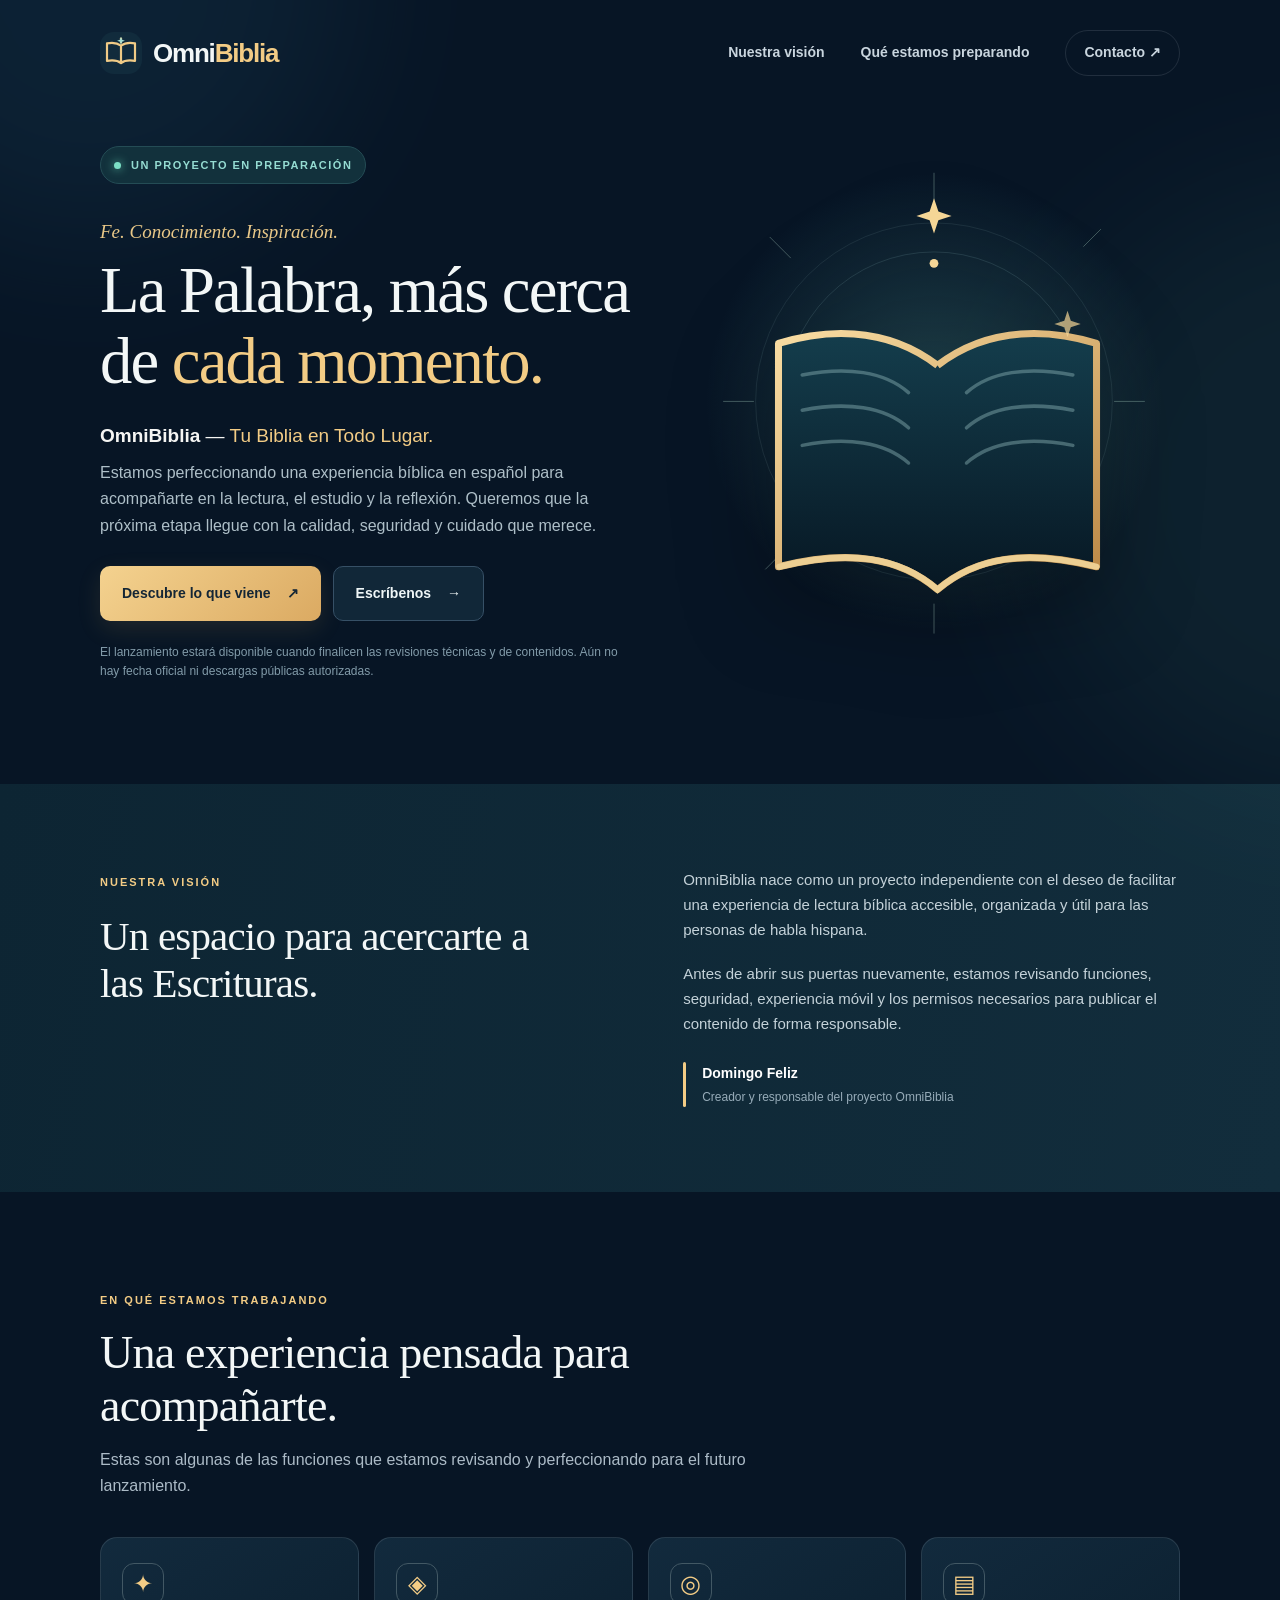
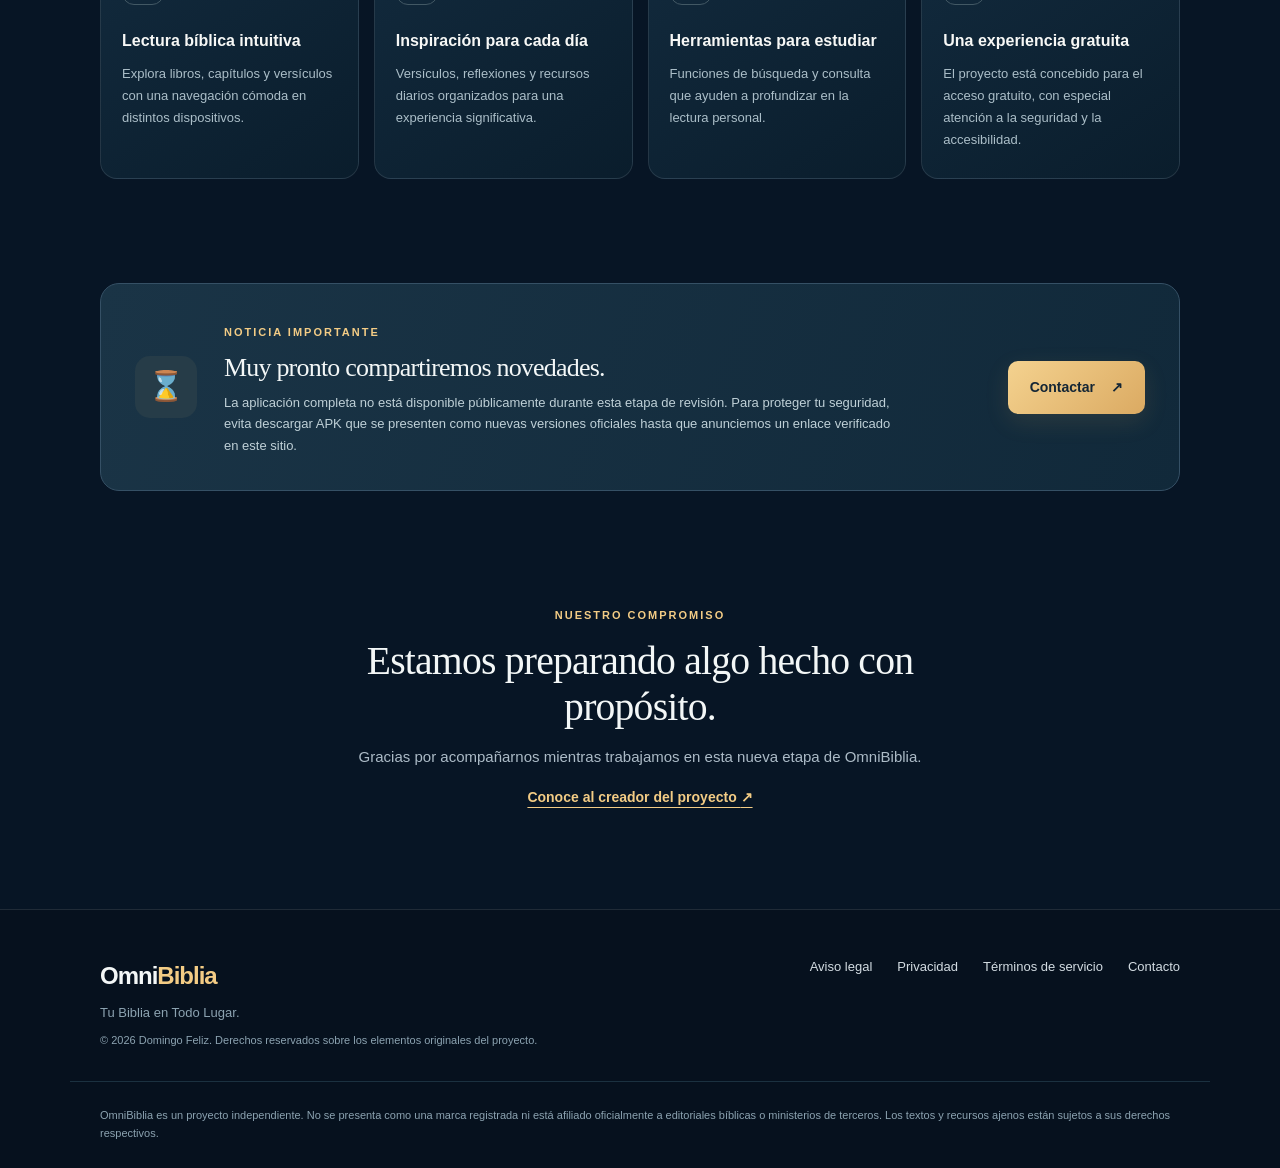
<file: index.html>
<!doctype html>
<html lang="es-DO">
<head>
  <meta charset="utf-8">
  <meta name="viewport" content="width=device-width, initial-scale=1">
  <meta name="theme-color" content="#081827">
  <meta name="description" content="OmniBiblia, una aplicación bíblica cristiana en español creada por Domingo Feliz. Preparamos una experiencia gratuita de lectura, estudio y reflexión. Próximamente en web y Android.">
  <meta name="author" content="Domingo Feliz">
  <meta name="robots" content="index, follow, max-image-preview:large">
  <meta name="referrer" content="strict-origin-when-cross-origin">
  <link rel="canonical" href="https://omnibiblia.dofepro.do/">
  <link rel="icon" type="image/svg+xml" href="favicon.svg">
  <link rel="preload" as="image" href="hero-art.svg">
  <meta property="og:type" content="website">
  <meta property="og:locale" content="es_DO">
  <meta property="og:site_name" content="OmniBiblia">
  <meta property="og:title" content="OmniBiblia — Tu Biblia en Todo Lugar | Próximamente">
  <meta property="og:description" content="Estamos perfeccionando OmniBiblia, una aplicación bíblica gratuita en español para leer, explorar y reflexionar. Proyecto independiente creado por Domingo Feliz.">
  <meta property="og:url" content="https://omnibiblia.dofepro.do/">
  <meta property="og:image" content="https://omnibiblia.dofepro.do/og-image.png">
  <meta property="og:image:alt" content="OmniBiblia — Tu Biblia en Todo Lugar. Próximamente.">
  <meta name="twitter:card" content="summary_large_image">
  <meta name="twitter:title" content="OmniBiblia — Tu Biblia en Todo Lugar">
  <meta name="twitter:description" content="Una experiencia bíblica en español, gratuita y en preparación.">
  <meta name="twitter:image" content="https://omnibiblia.dofepro.do/og-image.png">
  <title>OmniBiblia — Tu Biblia en Todo Lugar | Próximamente</title>
  <script type="application/ld+json">{
    "@context": "https://schema.org",
    "@type": "WebSite",
    "name": "OmniBiblia",
    "url": "https://omnibiblia.dofepro.do/",
    "inLanguage": "es-DO",
    "description": "Sitio informativo oficial del proyecto independiente OmniBiblia, una aplicación bíblica gratuita en desarrollo.",
    "creator": {"@type": "Person", "name": "Domingo Feliz", "url": "https://dofepro.do/"},
    "publisher": {"@type": "Person", "name": "Domingo Feliz"}
  }</script>
  <link rel="stylesheet" href="styles.css">
</head>
<body>
  <a class="skip-link" href="#contenido">Saltar al contenido</a>
  <div class="ambient ambient-one" aria-hidden="true"></div><div class="ambient ambient-two" aria-hidden="true"></div>
  <header class="site-header wrap">
    <a class="brand" href="./" aria-label="OmniBiblia, inicio">
      <img src="favicon.svg" width="42" height="42" alt="" aria-hidden="true">
      <span>Omni<span class="brand-accent">Biblia</span></span>
    </a>
    <nav class="nav" aria-label="Navegación principal"><a href="#vision">Nuestra visión</a><a href="#novedades">Qué estamos preparando</a><a class="nav-contact" href="mailto:dofeprotech@gmail.com?subject=OmniBiblia%20-%20Contacto">Contacto <span aria-hidden="true">↗</span></a></nav>
  </header>

  <main id="contenido">
    <section class="hero wrap" aria-labelledby="hero-title">
      <div class="hero-copy">
        <span class="eyebrow"><span class="status-dot" aria-hidden="true"></span> UN PROYECTO EN PREPARACIÓN</span>
        <p class="micro-heading">Fe. Conocimiento. Inspiración.</p>
        <h1 id="hero-title">La Palabra, más cerca de <em>cada momento.</em></h1>
        <p class="hero-lead"><strong>OmniBiblia</strong> — <span>Tu Biblia en Todo Lugar.</span></p>
        <p class="hero-description">Estamos perfeccionando una experiencia bíblica en español para acompañarte en la lectura, el estudio y la reflexión. Queremos que la próxima etapa llegue con la calidad, seguridad y cuidado que merece.</p>
        <div class="hero-actions"><a class="btn btn-primary" href="#novedades">Descubre lo que viene <span aria-hidden="true">↗</span></a><a class="btn btn-outline" href="mailto:dofeprotech@gmail.com?subject=Quiero%20conocer%20novedades%20de%20OmniBiblia">Escríbenos <span aria-hidden="true">→</span></a></div>
        <p class="hero-fine">El lanzamiento estará disponible cuando finalicen las revisiones técnicas y de contenidos. Aún no hay fecha oficial ni descargas públicas autorizadas.</p>
      </div>
      <div class="hero-visual" aria-hidden="true"><img src="hero-art.svg" alt=""></div>
    </section>

    <section class="statement-section" id="vision" aria-labelledby="vision-title">
      <div class="wrap vision-grid">
        <div><span class="section-label">NUESTRA VISIÓN</span><h2 id="vision-title">Un espacio para acercarte a las Escrituras.</h2></div>
        <div class="vision-content"><p>OmniBiblia nace como un proyecto independiente con el deseo de facilitar una experiencia de lectura bíblica accesible, organizada y útil para las personas de habla hispana.</p><p>Antes de abrir sus puertas nuevamente, estamos revisando funciones, seguridad, experiencia móvil y los permisos necesarios para publicar el contenido de forma responsable.</p><div class="signature"><span class="signature-stroke" aria-hidden="true"></span><span><strong>Domingo Feliz</strong><small>Creador y responsable del proyecto OmniBiblia</small></span></div></div>
      </div>
    </section>

    <section class="features wrap" id="novedades" aria-labelledby="features-title">
      <div class="section-intro"><span class="section-label">EN QUÉ ESTAMOS TRABAJANDO</span><h2 id="features-title">Una experiencia pensada para acompañarte.</h2><p>Estas son algunas de las funciones que estamos revisando y perfeccionando para el futuro lanzamiento.</p></div>
      <div class="feature-grid">
        <article class="feature-card"><span class="feature-icon" aria-hidden="true">✦</span><h3>Lectura bíblica intuitiva</h3><p>Explora libros, capítulos y versículos con una navegación cómoda en distintos dispositivos.</p></article>
        <article class="feature-card"><span class="feature-icon" aria-hidden="true">◈</span><h3>Inspiración para cada día</h3><p>Versículos, reflexiones y recursos diarios organizados para una experiencia significativa.</p></article>
        <article class="feature-card"><span class="feature-icon" aria-hidden="true">◎</span><h3>Herramientas para estudiar</h3><p>Funciones de búsqueda y consulta que ayuden a profundizar en la lectura personal.</p></article>
        <article class="feature-card"><span class="feature-icon" aria-hidden="true">▤</span><h3>Una experiencia gratuita</h3><p>El proyecto está concebido para el acceso gratuito, con especial atención a la seguridad y la accesibilidad.</p></article>
      </div>
    </section>

    <section class="notice-section wrap" aria-labelledby="notice-title">
      <div class="notice"><div class="notice-icon" aria-hidden="true">⌛</div><div><span class="section-label">NOTICIA IMPORTANTE</span><h2 id="notice-title">Muy pronto compartiremos novedades.</h2><p>La aplicación completa no está disponible públicamente durante esta etapa de revisión. Para proteger tu seguridad, evita descargar APK que se presenten como nuevas versiones oficiales hasta que anunciemos un enlace verificado en este sitio.</p></div><a class="btn btn-primary notice-btn" href="mailto:dofeprotech@gmail.com?subject=Consulta%20sobre%20OmniBiblia">Contactar <span aria-hidden="true">↗</span></a></div>
    </section>

    <section class="closing wrap" aria-labelledby="closing-title"><span class="section-label">NUESTRO COMPROMISO</span><h2 id="closing-title">Estamos preparando algo hecho con propósito.</h2><p>Gracias por acompañarnos mientras trabajamos en esta nueva etapa de OmniBiblia.</p><a href="https://dofepro.do/" target="_blank" rel="noopener noreferrer">Conoce al creador del proyecto <span aria-hidden="true">↗</span></a></section>
  </main>
  <footer class="footer"><div class="wrap footer-inner"><div><div class="footer-brand">Omni<span>Biblia</span></div><p>Tu Biblia en Todo Lugar.</p><p class="copyright">© 2026 Domingo Feliz. Derechos reservados sobre los elementos originales del proyecto.</p></div><div class="footer-links"><a href="aviso-legal.html">Aviso legal</a><a href="privacidad.html">Privacidad</a><a href="terminos.html">Términos de servicio</a><a href="mailto:dofeprotech@gmail.com">Contacto</a></div></div><p class="footer-disclaimer wrap">OmniBiblia es un proyecto independiente. No se presenta como una marca registrada ni está afiliado oficialmente a editoriales bíblicas o ministerios de terceros. Los textos y recursos ajenos están sujetos a sus derechos respectivos.</p></footer>
</body>
</html>
</file>
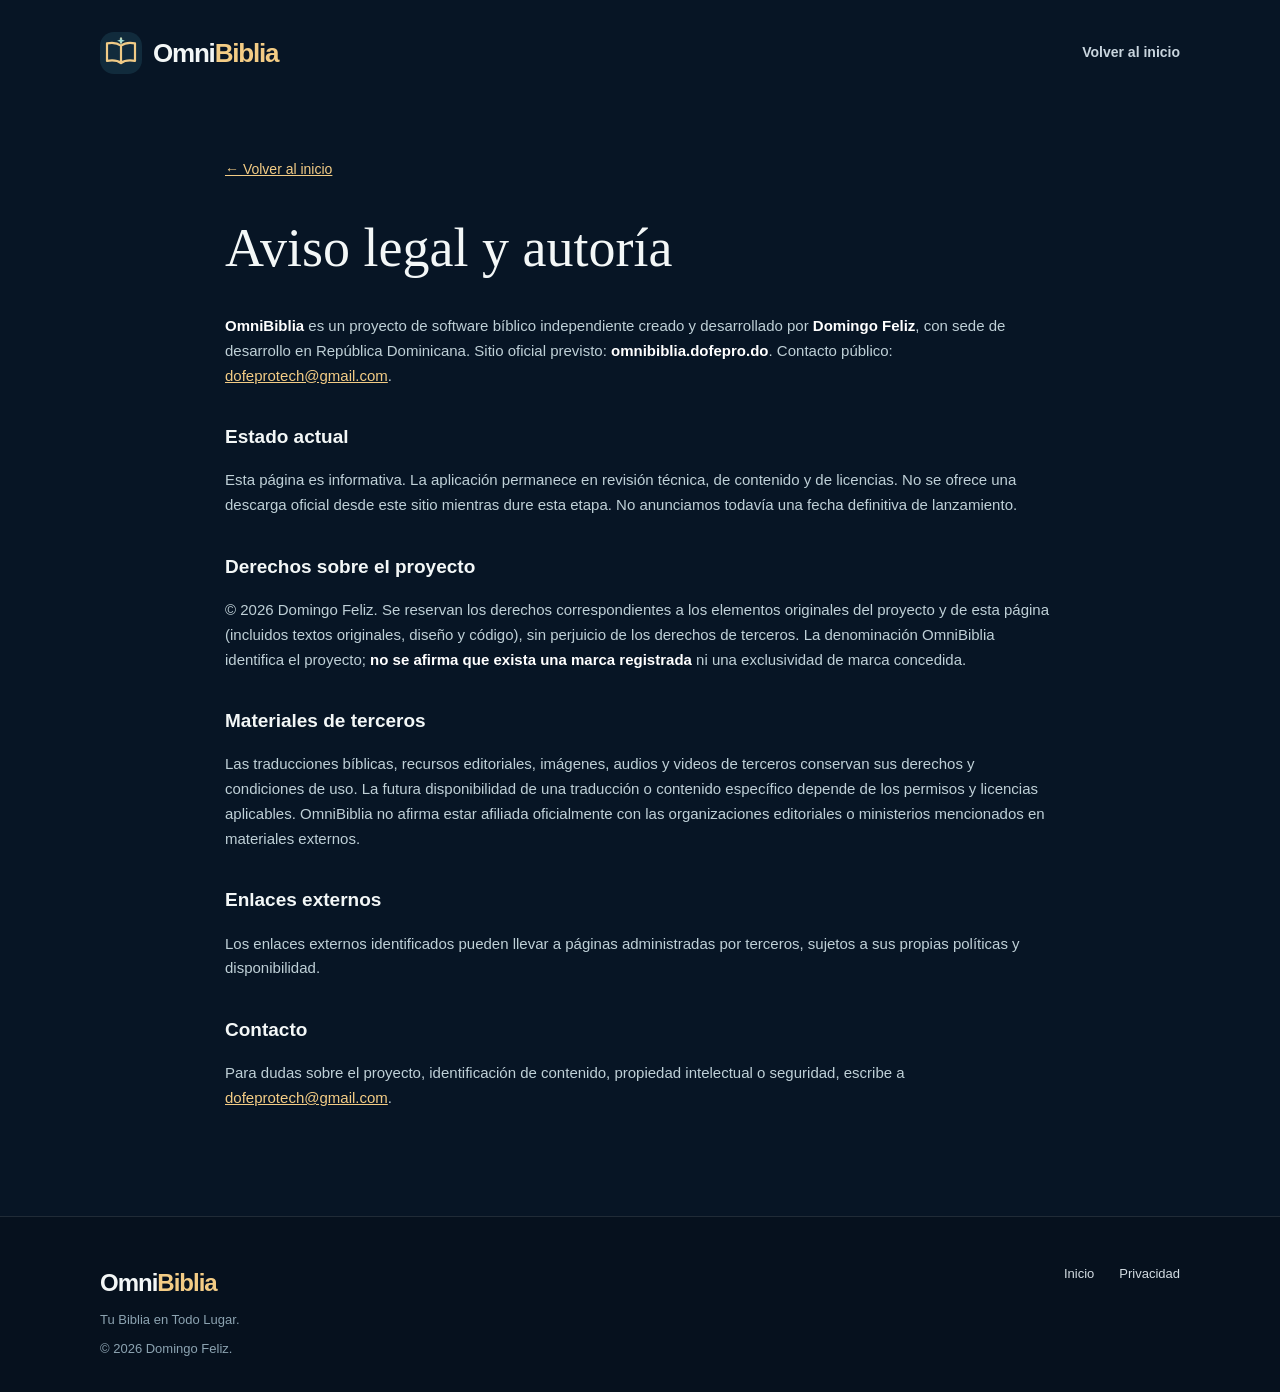
<file: aviso-legal.html>
<!doctype html><html lang="es-DO"><head><meta charset="utf-8"><meta name="viewport" content="width=device-width,initial-scale=1"><meta name="description" content="Aviso legal y datos de autoría del sitio informativo de OmniBiblia, creado por Domingo Feliz."><meta name="robots" content="index,follow"><meta name="theme-color" content="#081827"><link rel="canonical" href="https://omnibiblia.dofepro.do/aviso-legal.html"><link rel="icon" type="image/svg+xml" href="favicon.svg"><link rel="stylesheet" href="styles.css"><title>Aviso legal y autoría | OmniBiblia</title></head><body><header class="site-header wrap"><a class="brand" href="./"><img src="favicon.svg" width="42" height="42" alt=""><span>Omni<span class="brand-accent">Biblia</span></span></a><nav class="nav"><a href="./">Volver al inicio</a></nav></header><main class="legal-main wrap"><a href="./" class="legal-back">← Volver al inicio</a><h1>Aviso legal y autoría</h1><p><strong>OmniBiblia</strong> es un proyecto de software bíblico independiente creado y desarrollado por <strong>Domingo Feliz</strong>, con sede de desarrollo en República Dominicana. Sitio oficial previsto: <strong>omnibiblia.dofepro.do</strong>. Contacto público: <a href="mailto:dofeprotech@gmail.com">dofeprotech@gmail.com</a>.</p><h2>Estado actual</h2><p>Esta página es informativa. La aplicación permanece en revisión técnica, de contenido y de licencias. No se ofrece una descarga oficial desde este sitio mientras dure esta etapa. No anunciamos todavía una fecha definitiva de lanzamiento.</p><h2>Derechos sobre el proyecto</h2><p>© 2026 Domingo Feliz. Se reservan los derechos correspondientes a los elementos originales del proyecto y de esta página (incluidos textos originales, diseño y código), sin perjuicio de los derechos de terceros. La denominación OmniBiblia identifica el proyecto; <strong>no se afirma que exista una marca registrada</strong> ni una exclusividad de marca concedida.</p><h2>Materiales de terceros</h2><p>Las traducciones bíblicas, recursos editoriales, imágenes, audios y videos de terceros conservan sus derechos y condiciones de uso. La futura disponibilidad de una traducción o contenido específico depende de los permisos y licencias aplicables. OmniBiblia no afirma estar afiliada oficialmente con las organizaciones editoriales o ministerios mencionados en materiales externos.</p><h2>Enlaces externos</h2><p>Los enlaces externos identificados pueden llevar a páginas administradas por terceros, sujetos a sus propias políticas y disponibilidad.</p><h2>Contacto</h2><p>Para dudas sobre el proyecto, identificación de contenido, propiedad intelectual o seguridad, escribe a <a href="mailto:dofeprotech@gmail.com">dofeprotech@gmail.com</a>.</p></main><footer class="footer"><div class="wrap footer-inner"><div><div class="footer-brand">Omni<span>Biblia</span></div><p>Tu Biblia en Todo Lugar.</p><p>© 2026 Domingo Feliz.</p></div><div class="footer-links"><a href="./">Inicio</a><a href="privacidad.html">Privacidad</a></div></div></footer></body></html>
</file>
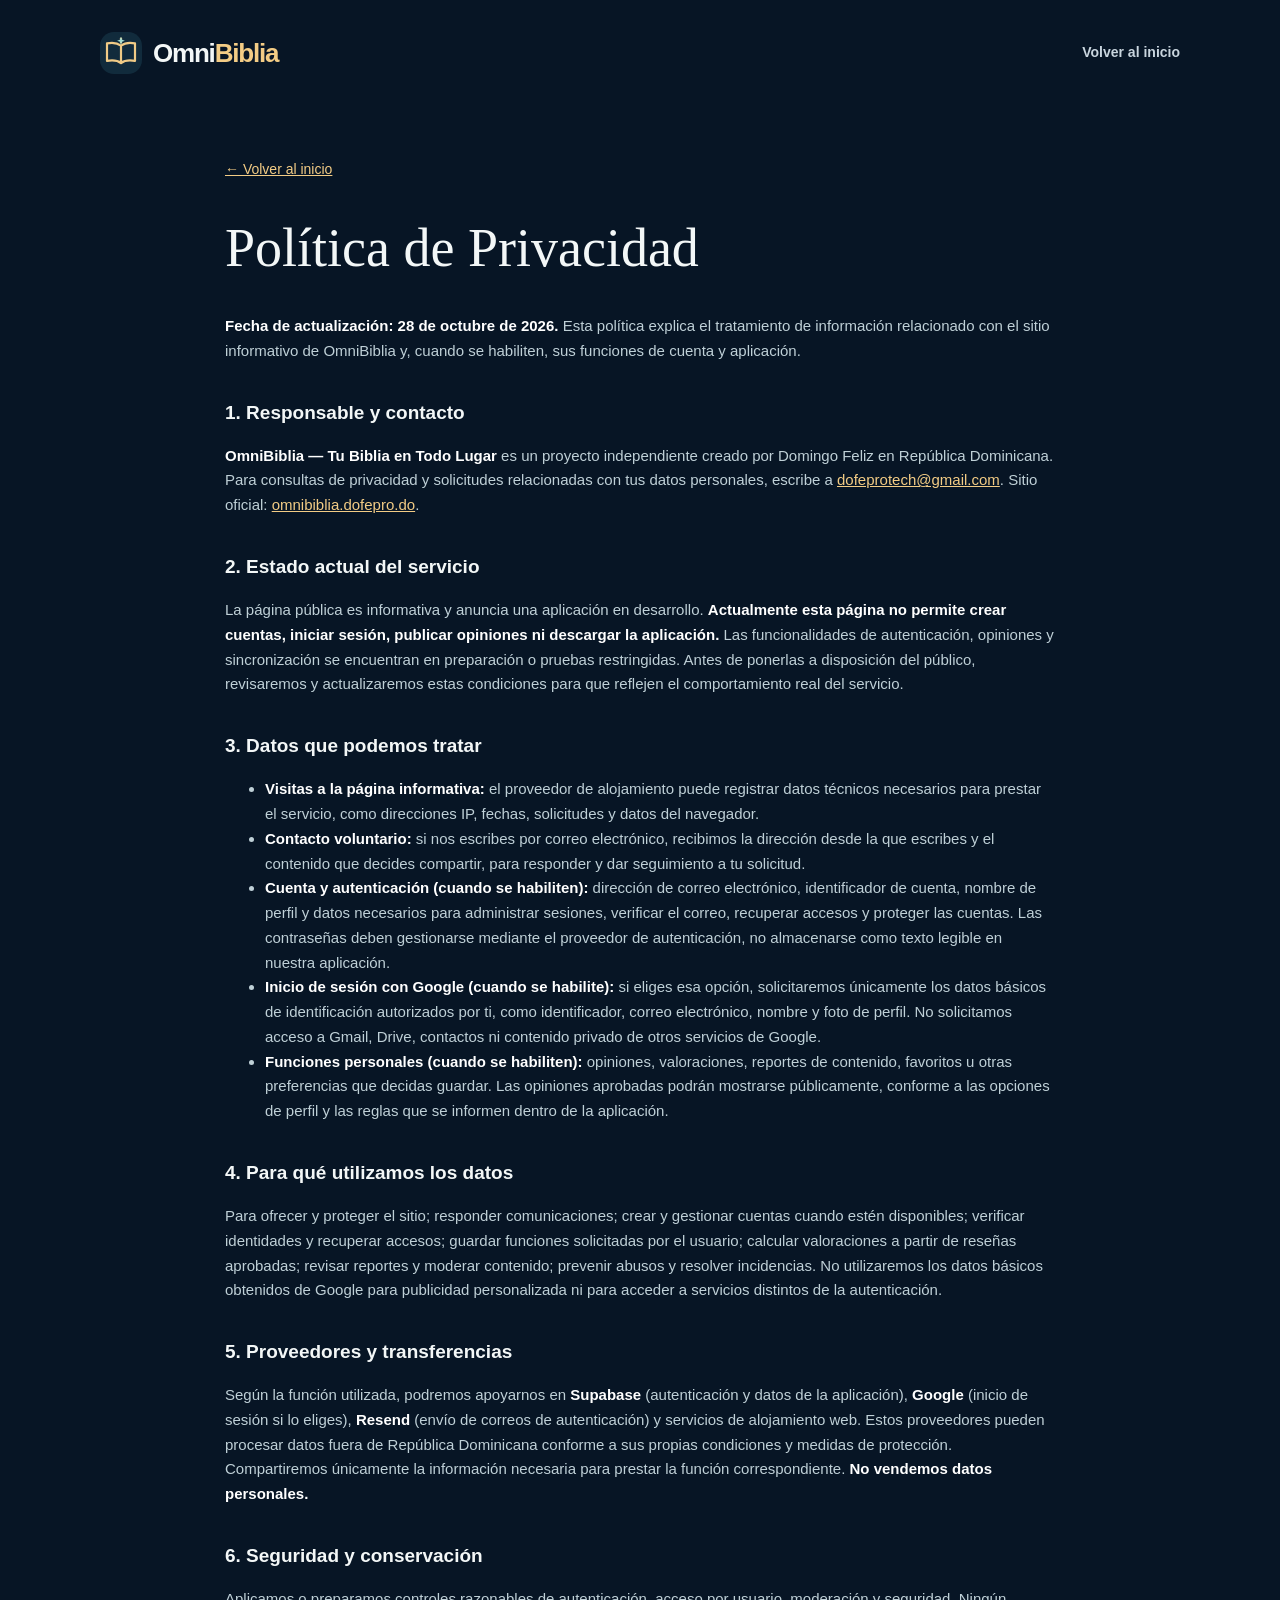
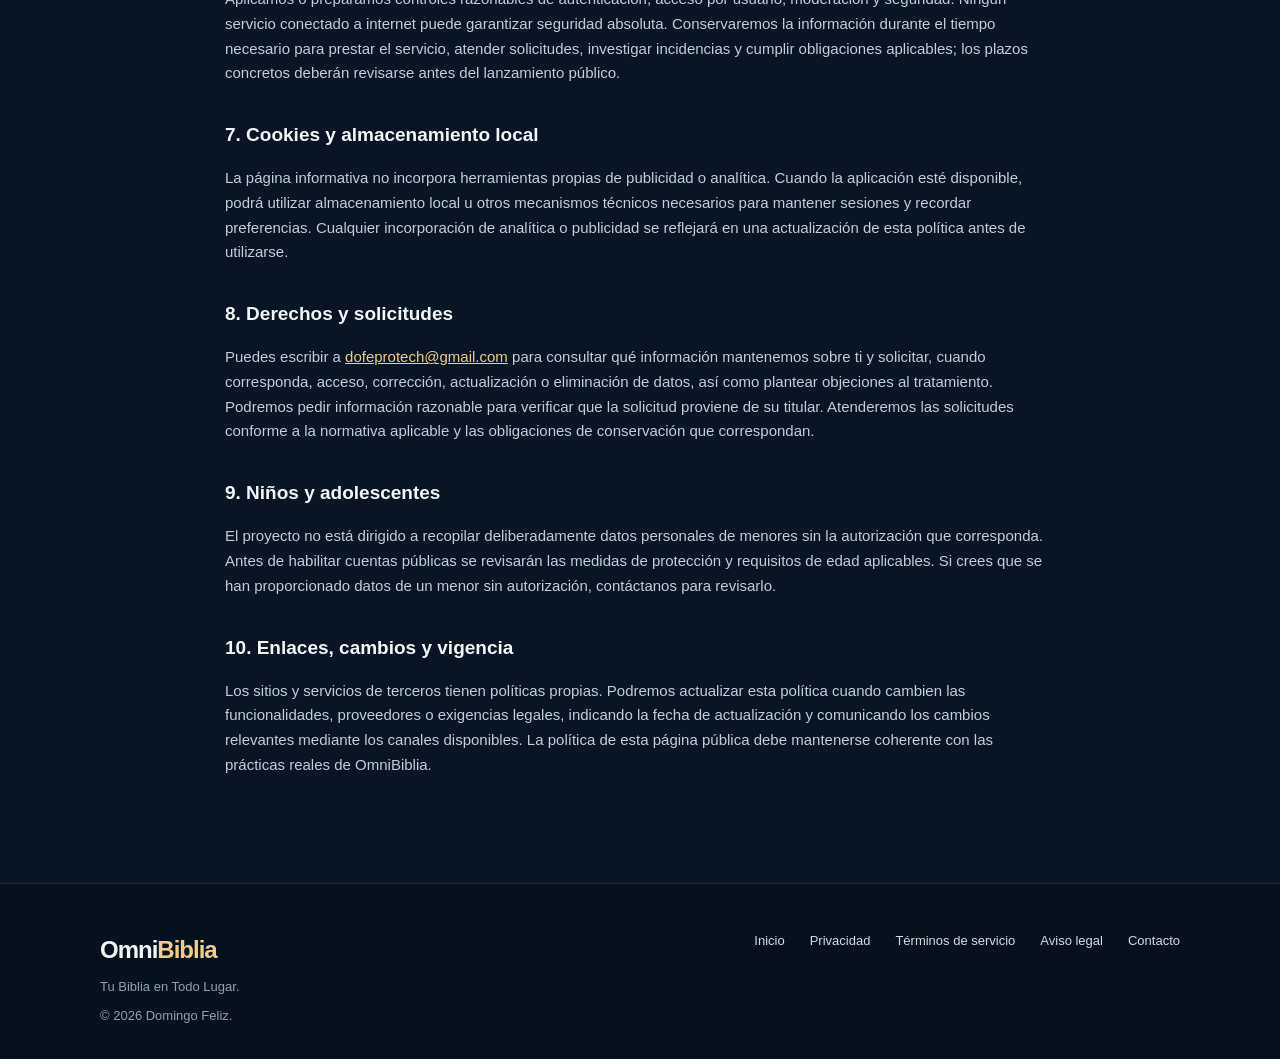
<file: privacidad.html>
<!doctype html>
<html lang="es-DO">
<head>
<meta charset="utf-8">
<meta name="viewport" content="width=device-width,initial-scale=1">
<meta name="description" content="Política de privacidad del sitio y servicios previstos de OmniBiblia.">
<meta name="robots" content="index,follow">
<meta name="theme-color" content="#081827">
<link rel="icon" type="image/svg+xml" href="favicon.svg">
<link rel="stylesheet" href="styles.css">
<title>Política de Privacidad | OmniBiblia</title>
</head>
<body>
<a class="skip-link" href="#contenido">Saltar al contenido</a>
<header class="site-header wrap"><a class="brand" href="./"><img src="favicon.svg" width="42" height="42" alt=""><span>Omni<span class="brand-accent">Biblia</span></span></a><nav class="nav"><a href="./">Volver al inicio</a></nav></header>
<main id="contenido" class="legal-main wrap"><a href="./" class="legal-back">← Volver al inicio</a><h1>Política de Privacidad</h1>
<p class="legal-intro"><strong>Fecha de actualización: 28 de octubre de 2026.</strong> Esta política explica el tratamiento de información relacionado con el sitio informativo de OmniBiblia y, cuando se habiliten, sus funciones de cuenta y aplicación.</p><section><h2>1. Responsable y contacto</h2><p><strong>OmniBiblia — Tu Biblia en Todo Lugar</strong> es un proyecto independiente creado por Domingo Feliz en República Dominicana. Para consultas de privacidad y solicitudes relacionadas con tus datos personales, escribe a <a href="mailto:dofeprotech@gmail.com">dofeprotech@gmail.com</a>. Sitio oficial: <a href="https://omnibiblia.dofepro.do/">omnibiblia.dofepro.do</a>.</p></section><section><h2>2. Estado actual del servicio</h2><p>La página pública es informativa y anuncia una aplicación en desarrollo. <strong>Actualmente esta página no permite crear cuentas, iniciar sesión, publicar opiniones ni descargar la aplicación.</strong> Las funcionalidades de autenticación, opiniones y sincronización se encuentran en preparación o pruebas restringidas. Antes de ponerlas a disposición del público, revisaremos y actualizaremos estas condiciones para que reflejen el comportamiento real del servicio.</p></section><section><h2>3. Datos que podemos tratar</h2><ul><li><strong>Visitas a la página informativa:</strong> el proveedor de alojamiento puede registrar datos técnicos necesarios para prestar el servicio, como direcciones IP, fechas, solicitudes y datos del navegador.</li><li><strong>Contacto voluntario:</strong> si nos escribes por correo electrónico, recibimos la dirección desde la que escribes y el contenido que decides compartir, para responder y dar seguimiento a tu solicitud.</li><li><strong>Cuenta y autenticación (cuando se habiliten):</strong> dirección de correo electrónico, identificador de cuenta, nombre de perfil y datos necesarios para administrar sesiones, verificar el correo, recuperar accesos y proteger las cuentas. Las contraseñas deben gestionarse mediante el proveedor de autenticación, no almacenarse como texto legible en nuestra aplicación.</li><li><strong>Inicio de sesión con Google (cuando se habilite):</strong> si eliges esa opción, solicitaremos únicamente los datos básicos de identificación autorizados por ti, como identificador, correo electrónico, nombre y foto de perfil. No solicitamos acceso a Gmail, Drive, contactos ni contenido privado de otros servicios de Google.</li><li><strong>Funciones personales (cuando se habiliten):</strong> opiniones, valoraciones, reportes de contenido, favoritos u otras preferencias que decidas guardar. Las opiniones aprobadas podrán mostrarse públicamente, conforme a las opciones de perfil y las reglas que se informen dentro de la aplicación.</li></ul></section><section><h2>4. Para qué utilizamos los datos</h2><p>Para ofrecer y proteger el sitio; responder comunicaciones; crear y gestionar cuentas cuando estén disponibles; verificar identidades y recuperar accesos; guardar funciones solicitadas por el usuario; calcular valoraciones a partir de reseñas aprobadas; revisar reportes y moderar contenido; prevenir abusos y resolver incidencias. No utilizaremos los datos básicos obtenidos de Google para publicidad personalizada ni para acceder a servicios distintos de la autenticación.</p></section><section><h2>5. Proveedores y transferencias</h2><p>Según la función utilizada, podremos apoyarnos en <strong>Supabase</strong> (autenticación y datos de la aplicación), <strong>Google</strong> (inicio de sesión si lo eliges), <strong>Resend</strong> (envío de correos de autenticación) y servicios de alojamiento web. Estos proveedores pueden procesar datos fuera de República Dominicana conforme a sus propias condiciones y medidas de protección. Compartiremos únicamente la información necesaria para prestar la función correspondiente. <strong>No vendemos datos personales.</strong></p></section><section><h2>6. Seguridad y conservación</h2><p>Aplicamos o preparamos controles razonables de autenticación, acceso por usuario, moderación y seguridad. Ningún servicio conectado a internet puede garantizar seguridad absoluta. Conservaremos la información durante el tiempo necesario para prestar el servicio, atender solicitudes, investigar incidencias y cumplir obligaciones aplicables; los plazos concretos deberán revisarse antes del lanzamiento público.</p></section><section><h2>7. Cookies y almacenamiento local</h2><p>La página informativa no incorpora herramientas propias de publicidad o analítica. Cuando la aplicación esté disponible, podrá utilizar almacenamiento local u otros mecanismos técnicos necesarios para mantener sesiones y recordar preferencias. Cualquier incorporación de analítica o publicidad se reflejará en una actualización de esta política antes de utilizarse.</p></section><section><h2>8. Derechos y solicitudes</h2><p>Puedes escribir a <a href="mailto:dofeprotech@gmail.com">dofeprotech@gmail.com</a> para consultar qué información mantenemos sobre ti y solicitar, cuando corresponda, acceso, corrección, actualización o eliminación de datos, así como plantear objeciones al tratamiento. Podremos pedir información razonable para verificar que la solicitud proviene de su titular. Atenderemos las solicitudes conforme a la normativa aplicable y las obligaciones de conservación que correspondan.</p></section><section><h2>9. Niños y adolescentes</h2><p>El proyecto no está dirigido a recopilar deliberadamente datos personales de menores sin la autorización que corresponda. Antes de habilitar cuentas públicas se revisarán las medidas de protección y requisitos de edad aplicables. Si crees que se han proporcionado datos de un menor sin autorización, contáctanos para revisarlo.</p></section><section><h2>10. Enlaces, cambios y vigencia</h2><p>Los sitios y servicios de terceros tienen políticas propias. Podremos actualizar esta política cuando cambien las funcionalidades, proveedores o exigencias legales, indicando la fecha de actualización y comunicando los cambios relevantes mediante los canales disponibles. La política de esta página pública debe mantenerse coherente con las prácticas reales de OmniBiblia.</p></section>
</main>
<footer class="footer"><div class="wrap footer-inner"><div><div class="footer-brand">Omni<span>Biblia</span></div><p>Tu Biblia en Todo Lugar.</p><p>© 2026 Domingo Feliz.</p></div><div class="footer-links"><a href="./">Inicio</a><a href="privacidad.html">Privacidad</a><a href="terminos.html">Términos de servicio</a><a href="aviso-legal.html">Aviso legal</a><a href="mailto:dofeprotech@gmail.com">Contacto</a></div></div></footer>
</body></html>
</file>
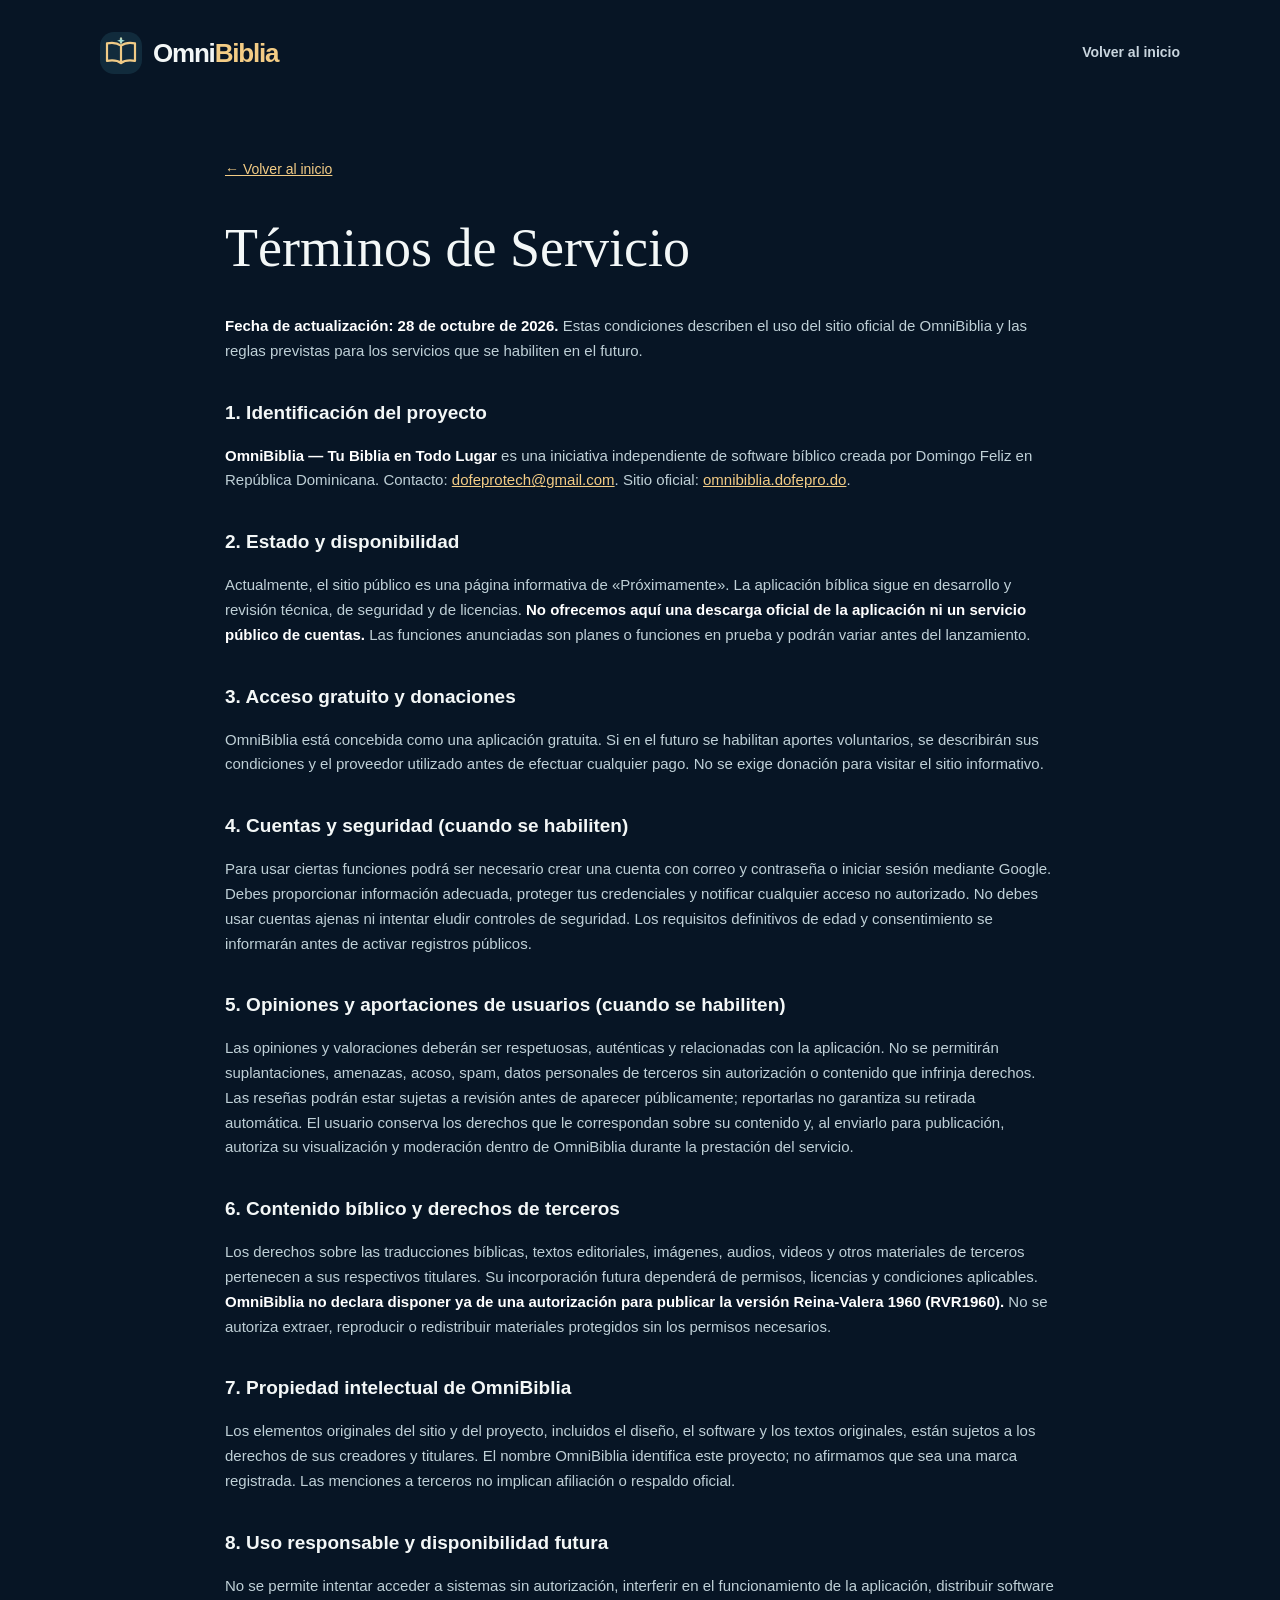
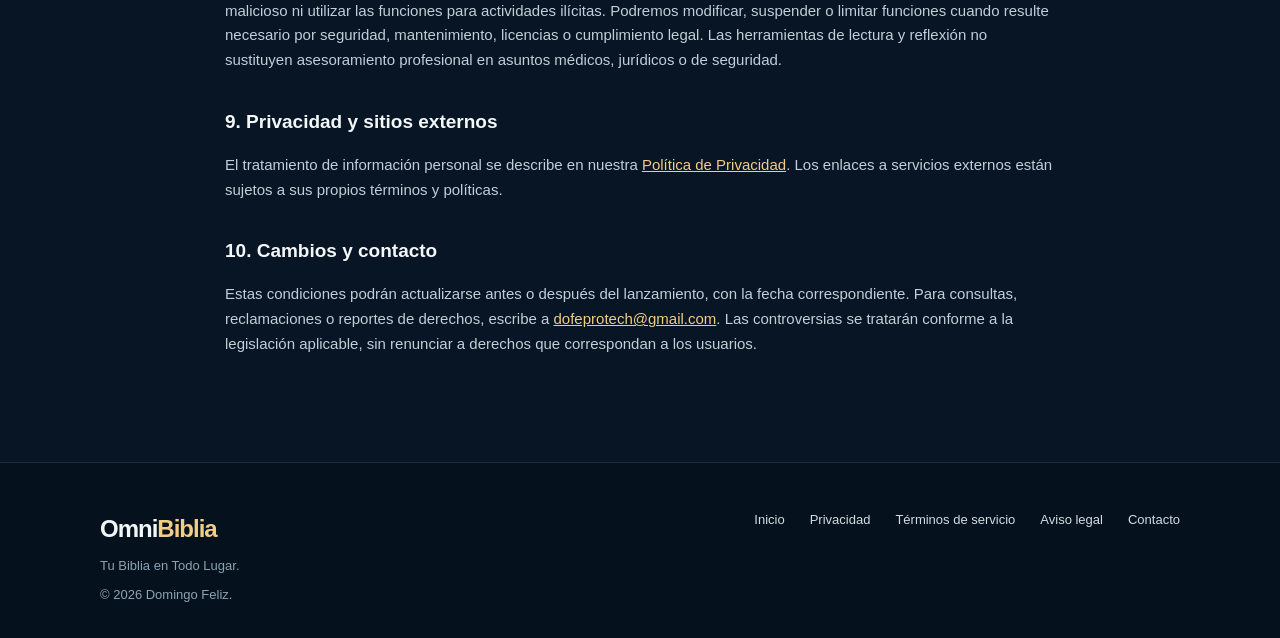
<file: terminos.html>
<!doctype html>
<html lang="es-DO">
<head>
<meta charset="utf-8">
<meta name="viewport" content="width=device-width,initial-scale=1">
<meta name="description" content="Condiciones de uso del sitio y futuras funciones de OmniBiblia.">
<meta name="robots" content="index,follow">
<meta name="theme-color" content="#081827">
<link rel="icon" type="image/svg+xml" href="favicon.svg">
<link rel="stylesheet" href="styles.css">
<title>Términos de Servicio | OmniBiblia</title>
</head>
<body>
<a class="skip-link" href="#contenido">Saltar al contenido</a>
<header class="site-header wrap"><a class="brand" href="./"><img src="favicon.svg" width="42" height="42" alt=""><span>Omni<span class="brand-accent">Biblia</span></span></a><nav class="nav"><a href="./">Volver al inicio</a></nav></header>
<main id="contenido" class="legal-main wrap"><a href="./" class="legal-back">← Volver al inicio</a><h1>Términos de Servicio</h1>
<p class="legal-intro"><strong>Fecha de actualización: 28 de octubre de 2026.</strong> Estas condiciones describen el uso del sitio oficial de OmniBiblia y las reglas previstas para los servicios que se habiliten en el futuro.</p><section><h2>1. Identificación del proyecto</h2><p><strong>OmniBiblia — Tu Biblia en Todo Lugar</strong> es una iniciativa independiente de software bíblico creada por Domingo Feliz en República Dominicana. Contacto: <a href="mailto:dofeprotech@gmail.com">dofeprotech@gmail.com</a>. Sitio oficial: <a href="https://omnibiblia.dofepro.do/">omnibiblia.dofepro.do</a>.</p></section><section><h2>2. Estado y disponibilidad</h2><p>Actualmente, el sitio público es una página informativa de «Próximamente». La aplicación bíblica sigue en desarrollo y revisión técnica, de seguridad y de licencias. <strong>No ofrecemos aquí una descarga oficial de la aplicación ni un servicio público de cuentas.</strong> Las funciones anunciadas son planes o funciones en prueba y podrán variar antes del lanzamiento.</p></section><section><h2>3. Acceso gratuito y donaciones</h2><p>OmniBiblia está concebida como una aplicación gratuita. Si en el futuro se habilitan aportes voluntarios, se describirán sus condiciones y el proveedor utilizado antes de efectuar cualquier pago. No se exige donación para visitar el sitio informativo.</p></section><section><h2>4. Cuentas y seguridad (cuando se habiliten)</h2><p>Para usar ciertas funciones podrá ser necesario crear una cuenta con correo y contraseña o iniciar sesión mediante Google. Debes proporcionar información adecuada, proteger tus credenciales y notificar cualquier acceso no autorizado. No debes usar cuentas ajenas ni intentar eludir controles de seguridad. Los requisitos definitivos de edad y consentimiento se informarán antes de activar registros públicos.</p></section><section><h2>5. Opiniones y aportaciones de usuarios (cuando se habiliten)</h2><p>Las opiniones y valoraciones deberán ser respetuosas, auténticas y relacionadas con la aplicación. No se permitirán suplantaciones, amenazas, acoso, spam, datos personales de terceros sin autorización o contenido que infrinja derechos. Las reseñas podrán estar sujetas a revisión antes de aparecer públicamente; reportarlas no garantiza su retirada automática. El usuario conserva los derechos que le correspondan sobre su contenido y, al enviarlo para publicación, autoriza su visualización y moderación dentro de OmniBiblia durante la prestación del servicio.</p></section><section><h2>6. Contenido bíblico y derechos de terceros</h2><p>Los derechos sobre las traducciones bíblicas, textos editoriales, imágenes, audios, videos y otros materiales de terceros pertenecen a sus respectivos titulares. Su incorporación futura dependerá de permisos, licencias y condiciones aplicables. <strong>OmniBiblia no declara disponer ya de una autorización para publicar la versión Reina-Valera 1960 (RVR1960).</strong> No se autoriza extraer, reproducir o redistribuir materiales protegidos sin los permisos necesarios.</p></section><section><h2>7. Propiedad intelectual de OmniBiblia</h2><p>Los elementos originales del sitio y del proyecto, incluidos el diseño, el software y los textos originales, están sujetos a los derechos de sus creadores y titulares. El nombre OmniBiblia identifica este proyecto; no afirmamos que sea una marca registrada. Las menciones a terceros no implican afiliación o respaldo oficial.</p></section><section><h2>8. Uso responsable y disponibilidad futura</h2><p>No se permite intentar acceder a sistemas sin autorización, interferir en el funcionamiento de la aplicación, distribuir software malicioso ni utilizar las funciones para actividades ilícitas. Podremos modificar, suspender o limitar funciones cuando resulte necesario por seguridad, mantenimiento, licencias o cumplimiento legal. Las herramientas de lectura y reflexión no sustituyen asesoramiento profesional en asuntos médicos, jurídicos o de seguridad.</p></section><section><h2>9. Privacidad y sitios externos</h2><p>El tratamiento de información personal se describe en nuestra <a href="privacidad.html">Política de Privacidad</a>. Los enlaces a servicios externos están sujetos a sus propios términos y políticas.</p></section><section><h2>10. Cambios y contacto</h2><p>Estas condiciones podrán actualizarse antes o después del lanzamiento, con la fecha correspondiente. Para consultas, reclamaciones o reportes de derechos, escribe a <a href="mailto:dofeprotech@gmail.com">dofeprotech@gmail.com</a>. Las controversias se tratarán conforme a la legislación aplicable, sin renunciar a derechos que correspondan a los usuarios.</p></section>
</main>
<footer class="footer"><div class="wrap footer-inner"><div><div class="footer-brand">Omni<span>Biblia</span></div><p>Tu Biblia en Todo Lugar.</p><p>© 2026 Domingo Feliz.</p></div><div class="footer-links"><a href="./">Inicio</a><a href="privacidad.html">Privacidad</a><a href="terminos.html">Términos de servicio</a><a href="aviso-legal.html">Aviso legal</a><a href="mailto:dofeprotech@gmail.com">Contacto</a></div></div></footer>
</body></html>
</file>
<file: styles.css>
@charset "UTF-8";
:root{color-scheme:dark;--bg:#071525;--deep:#06101d;--surface:#11283a;--border:rgba(217,231,235,.12);--text:#f3f7f7;--muted:#acbbc7;--gold:#f3cc85;--gold2:#d2a65f;--teal:#95dcd2;--wrap:1140px}*{box-sizing:border-box}html{scroll-behavior:smooth}body{margin:0;background:var(--bg);color:var(--text);font-family:Inter,ui-sans-serif,-apple-system,BlinkMacSystemFont,"Segoe UI",Roboto,Arial,sans-serif;line-height:1.65;overflow-x:hidden}a{color:inherit;text-decoration:none}a:focus-visible{outline:3px solid var(--teal);outline-offset:5px;border-radius:3px}img{max-width:100%}.wrap{max-width:var(--wrap);margin:auto;padding-left:30px;padding-right:30px}.skip-link{position:absolute;z-index:10;top:-70px;left:20px;background:#fff;color:#102b3a;padding:10px}.skip-link:focus{top:12px}.ambient{position:absolute;border-radius:50%;pointer-events:none;filter:blur(80px);opacity:.18}.ambient-one{width:520px;height:520px;background:#275a78;top:-280px;left:-170px}.ambient-two{width:620px;height:620px;background:#376d66;right:-370px;top:180px;opacity:.14}.site-header{height:106px;display:flex;align-items:center;justify-content:space-between;position:relative;z-index:1}.brand{display:flex;align-items:center;gap:11px;font-size:26px;font-weight:760;letter-spacing:-1.2px}.brand-accent,.footer-brand span{color:var(--gold)}.brand img{border-radius:14px}.nav{display:flex;align-items:center;gap:36px;color:#c9d5de;font-size:14px;font-weight:600}.nav a:not(.nav-contact):hover{color:#fff}.nav-contact{padding:10px 18px;border:1px solid var(--border);border-radius:99px}.nav-contact:hover{border-color:var(--gold);color:var(--gold)}.hero{min-height:610px;display:grid;grid-template-columns:1.05fr .95fr;gap:4%;align-items:center;position:relative;padding-top:40px;padding-bottom:92px}.hero-copy{position:relative;z-index:1}.eyebrow{display:inline-flex;gap:10px;align-items:center;letter-spacing:1.5px;font-size:11px;font-weight:800;color:var(--teal);padding:9px 13px;background:#12313c;border:1px solid #244c55;border-radius:40px}.status-dot{width:7px;height:7px;background:#7ce0c6;box-shadow:0 0 10px #5ec6aa;border-radius:100%}.micro-heading{font-family:Georgia,serif;color:#e9c888;font-style:italic;font-size:19px;margin:32px 0 8px}.hero h1{font-family:Georgia,"Times New Roman",serif;font-weight:500;font-size:clamp(46px,5.05vw,75px);letter-spacing:-1.8px;line-height:1.09;margin:0;max-width:680px}.hero h1 em{color:var(--gold);font-style:normal}.hero-lead{color:#f5f5f3;font-size:19px;margin:24px 0 8px}.hero-lead span{color:var(--gold)}.hero-description{color:#aebfc8;max-width:570px;font-size:16px;margin:0 0 27px}.hero-actions{display:flex;gap:12px;flex-wrap:wrap}.btn{border-radius:10px;display:inline-flex;align-items:center;justify-content:center;gap:16px;padding:15px 22px;font-weight:740;font-size:14px;min-height:50px;transition:transform .2s,background .2s}.btn:hover{transform:translateY(-2px)}.btn-primary{background:linear-gradient(135deg,#f4d28f,#dbaa62);color:#142635;box-shadow:0 8px 25px rgba(223,175,89,.12)}.btn-outline{border:1px solid #365066;background:#112738;color:#eff6f7}.hero-fine{font-size:12px;color:#829ba9;max-width:540px;margin-top:22px;line-height:1.55}.hero-visual{display:flex;align-items:center;justify-content:center}.hero-visual img{width:100%;max-width:570px;filter:drop-shadow(0 36px 45px #0005)}.statement-section{padding:84px 0;background:linear-gradient(100deg,#0d2533,#122d3c)}.vision-grid{display:grid;grid-template-columns:1fr 1.05fr;gap:110px}.section-label{font-size:11px;font-weight:800;letter-spacing:2px;color:var(--gold);text-transform:uppercase}.vision-grid h2,.section-intro h2,.notice h2,.closing h2{font-family:Georgia,"Times New Roman",serif;font-weight:500;line-height:1.16;letter-spacing:-.8px}.vision-grid h2{font-size:clamp(32px,3.2vw,45px);margin:18px 0 0;max-width:440px}.vision-content>p{color:#c4d2d9;font-size:15px;margin:0 0 20px}.signature{display:flex;align-items:center;gap:16px;margin-top:25px}.signature-stroke{height:45px;width:3px;background:var(--gold);border-radius:8px}.signature strong,.signature small{display:block}.signature strong{font-size:14px;color:#fff}.signature small{font-size:12px;color:#97acb9;margin-top:3px}.features{padding-top:94px;padding-bottom:104px}.section-intro{max-width:700px}.section-intro h2{font-size:clamp(32px,3.6vw,49px);margin:14px 0}.section-intro p{color:var(--muted);margin:0}.feature-grid{display:grid;grid-template-columns:repeat(4,minmax(0,1fr));gap:15px;margin-top:37px}.feature-card{border:1px solid var(--border);background:linear-gradient(145deg,#122a3d,#0a1d2c);border-radius:17px;padding:25px 21px 27px;min-height:240px}.feature-icon{width:42px;height:42px;border:1px solid #425864;border-radius:12px;color:var(--gold);display:grid;place-items:center;font-size:24px;margin-bottom:25px}.feature-card h3{font-size:16px;margin:0 0 11px;line-height:1.4;color:#f7f8f6}.feature-card p{font-size:13px;margin:0;color:#abbec8;line-height:1.7}.notice-section{padding-bottom:110px}.notice{display:grid;grid-template-columns:65px 1fr auto;align-items:center;gap:24px;border:1px solid #355065;border-radius:19px;background:linear-gradient(110deg,#1a3446,#11293a);padding:34px}.notice-icon{width:62px;height:62px;display:grid;place-items:center;background:#263c48;border-radius:15px;color:var(--gold);font-size:29px}.notice h2{font-size:26px;margin:8px 0 9px}.notice p{margin:0;max-width:680px;color:#bfd0d7;font-size:13px}.notice-btn{white-space:nowrap}.closing{text-align:center;padding-bottom:98px}.closing h2{font-size:clamp(30px,3.1vw,43px);margin:10px auto;max-width:650px}.closing p{color:var(--muted);font-size:15px}.closing a{color:var(--gold);font-weight:700;font-size:14px;text-decoration:underline;text-underline-offset:5px}.footer{border-top:1px solid var(--border);background:#06111e;padding:46px 0 26px}.footer-inner{display:flex;justify-content:space-between;gap:24px}.footer-brand{font-weight:800;font-size:24px;letter-spacing:-1px}.footer p{color:#8ca3b1;font-size:13px;margin:7px 0}.footer .copyright{font-size:11px}.footer-links{display:flex;align-items:flex-start;flex-wrap:wrap;gap:25px;color:#d3dce2;font-size:13px}.footer-links a:hover{color:var(--gold)}.footer-disclaimer{font-size:11px!important;padding-top:24px;max-width:var(--wrap);border-top:1px solid #1b3140;margin:25px auto 0!important}.legal-main{padding-top:50px;padding-bottom:90px;min-height:65vh;max-width:890px}.legal-main h1{font-family:Georgia,serif;font-size:clamp(34px,5vw,54px);line-height:1.1;font-weight:500}.legal-main h2{font-size:19px;margin-top:33px}.legal-main p,.legal-main li{color:#bfd0d7;font-size:15px}.legal-main a{color:var(--gold);text-decoration:underline}.legal-back{color:var(--gold);font-size:14px}.legal-main strong{color:#fff}@media(max-width:970px){.hero{grid-template-columns:1.1fr .9fr;min-height:auto}.hero h1{font-size:52px}.vision-grid{gap:40px}.feature-grid{grid-template-columns:repeat(2,1fr)}.notice{grid-template-columns:60px 1fr}.notice-btn{grid-column:2;justify-self:start}.nav{gap:14px}}@media(max-width:680px){.wrap{padding-left:21px;padding-right:21px}.site-header{height:82px}.brand{font-size:23px}.brand img{width:36px;height:36px}.nav a:not(.nav-contact){display:none}.nav-contact{padding:8px 12px;font-size:12px}.hero{grid-template-columns:1fr;gap:6px;padding-top:43px;padding-bottom:68px}.hero-visual{grid-row:1;max-width:320px;justify-self:center;margin-bottom:-11px}.hero h1{font-size:clamp(43px,11vw,63px)}.micro-heading{margin-top:21px}.hero-lead{font-size:17px}.hero-description{font-size:15px}.hero-actions{gap:10px}.btn{width:100%}.eyebrow{font-size:10px}.statement-section{padding:63px 0}.vision-grid{grid-template-columns:1fr;gap:20px}.vision-grid h2{font-size:35px}.features{padding-top:72px;padding-bottom:70px}.feature-grid{grid-template-columns:1fr;gap:12px;margin-top:30px}.feature-card{min-height:auto;padding:22px}.feature-icon{margin-bottom:15px}.notice-section{padding-bottom:76px}.notice{grid-template-columns:1fr;gap:13px;padding:24px}.notice-btn{grid-column:auto;width:100%}.notice h2{font-size:25px}.closing{padding-bottom:70px}.footer-inner{flex-direction:column}.footer-links{gap:22px}.footer-disclaimer{line-height:1.7}}@media(prefers-reduced-motion:reduce){html{scroll-behavior:auto}.btn{transition:none}}
</file>
